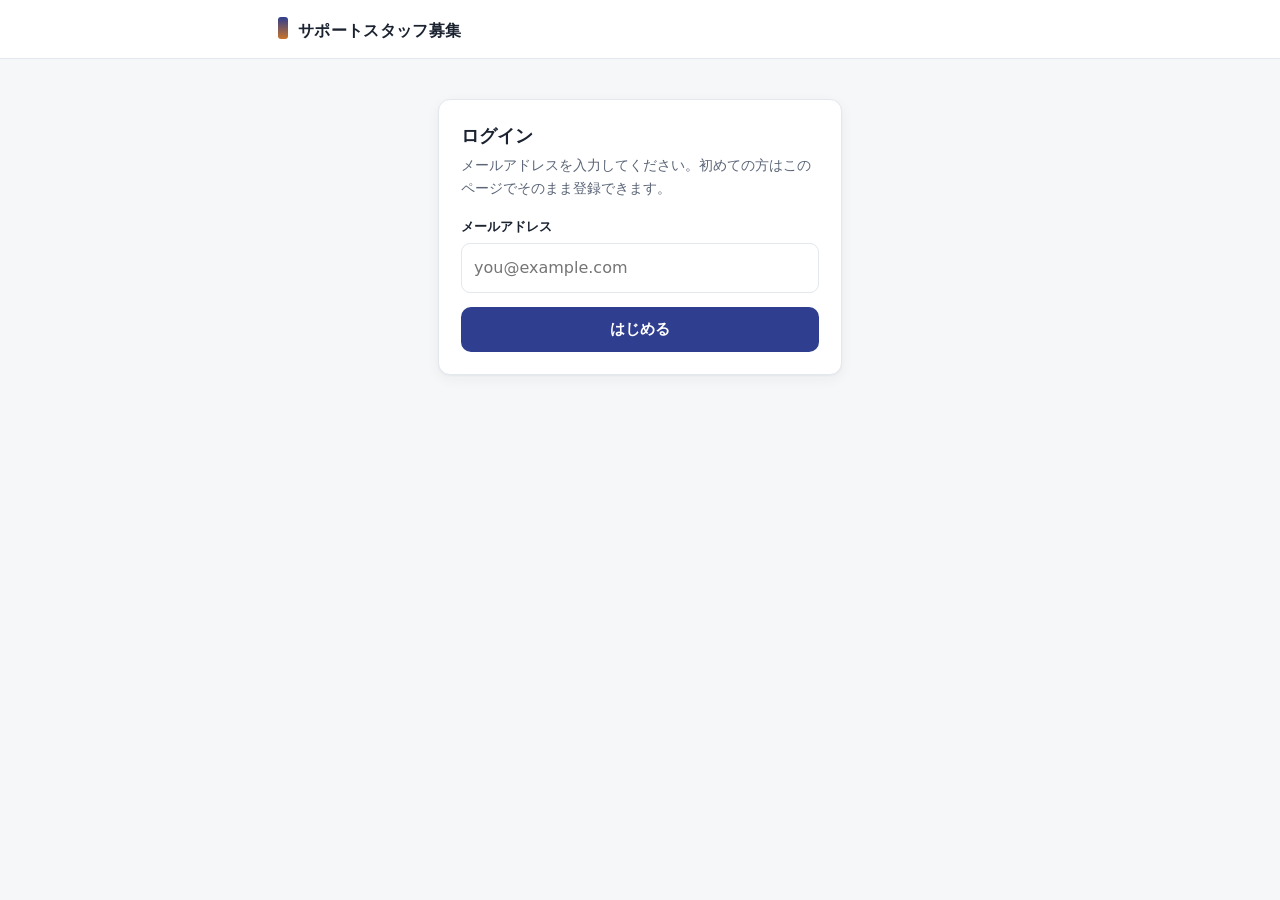
<file: index.html>
<!DOCTYPE html>
<html lang="ja">
<head>
  <meta charset="utf-8">
  <meta name="viewport" content="width=device-width, initial-scale=1">
  <title>ログイン｜サポートスタッフ募集</title>
  <link rel="stylesheet" href="styles.css">
</head>
<body>
  <header class="topbar">
    <div class="topbar-inner">
      <div class="brand"><span class="mark"></span>
        <h1>サポートスタッフ募集</h1>
      </div>
    </div>
  </header>

  <main class="wrap-narrow" style="padding-top:40px;">
    <div class="card">
      <h2>ログイン</h2>
      <p class="lead">メールアドレスを入力してください。初めての方はこのページでそのまま登録できます。</p>
      <div id="msg"></div>

      <label class="field">
        <span>メールアドレス</span>
        <input type="email" id="email" placeholder="you@example.com" autocomplete="email">
      </label>

      <!-- 初回のみ表示: 氏名入力 -->
      <div id="name-area" style="display:none;">
        <label class="field">
          <span>氏名（領収書に記載されます）</span>
          <input id="name" placeholder="山田 太郎" autocomplete="name">
        </label>
        <p class="note" style="margin-top:-6px;">初めてのご利用のため、氏名の登録をお願いします。これで登録は完了します。</p>
      </div>

      <button class="btn-primary btn-block" id="go">はじめる</button>
    </div>
  </main>

  <script src="config.js"></script>
  <script src="app.js"></script>
  <script>
    // 既にログイン済みならスキップ
    if (getSession().email) location.href = 'jobs.html';

    const btn = document.getElementById('go');
    const msg = document.getElementById('msg');
    let needName = false; // 未登録が判明したら true

    function showMsg(text, ok) {
      msg.innerHTML = text ? '<div class="msg ' + (ok ? 'msg-ok' : 'msg-err') + '">' + text + '</div>' : '';
    }

    function goNext(r) {
      setSession(r.user.email, r.session, r.user);
      location.href = r.user.isAdmin ? 'admin.html' : 'jobs.html';
    }

    btn.addEventListener('click', async () => {
      const email = document.getElementById('email').value.trim();
      showMsg('');
      if (!email || email.indexOf('@') < 0) {
        showMsg('メールアドレスを正しく入力してください。', false);
        return;
      }
      btn.disabled = true; btn.textContent = '確認中…';
      try {
        if (!needName) {
          // まずログインを試す
          const r = await api('login', { email });
          if (r.ok) { goNext(r); return; }
          if (r.error === 'not_registered') {
            // 初回: 氏名入力欄を出して登録に切り替え
            needName = true;
            document.getElementById('name-area').style.display = 'block';
            btn.textContent = '登録してはじめる';
            document.getElementById('name').focus();
            showMsg('初めてのご利用ですね。氏名を入力してください。', true);
            return;
          }
          showMsg('ログインに失敗しました（' + (r.error || '') + '）。', false);
        } else {
          // 登録
          const name = document.getElementById('name').value.trim();
          if (!name) { showMsg('氏名を入力してください。', false); return; }
          const r = await api('register', { email, name });
          if (r.ok) { goNext(r); return; }
          showMsg('登録に失敗しました（' + (r.error || '') + '）。', false);
        }
      } catch (e) {
        showMsg('通信エラーが発生しました。', false);
      } finally {
        btn.disabled = false;
        if (btn.textContent.indexOf('中') >= 0) btn.textContent = needName ? '登録してはじめる' : 'はじめる';
      }
    });
    document.getElementById('email').addEventListener('keydown', e => { if (e.key === 'Enter') btn.click(); });
  </script>
</body>
</html>
</file>
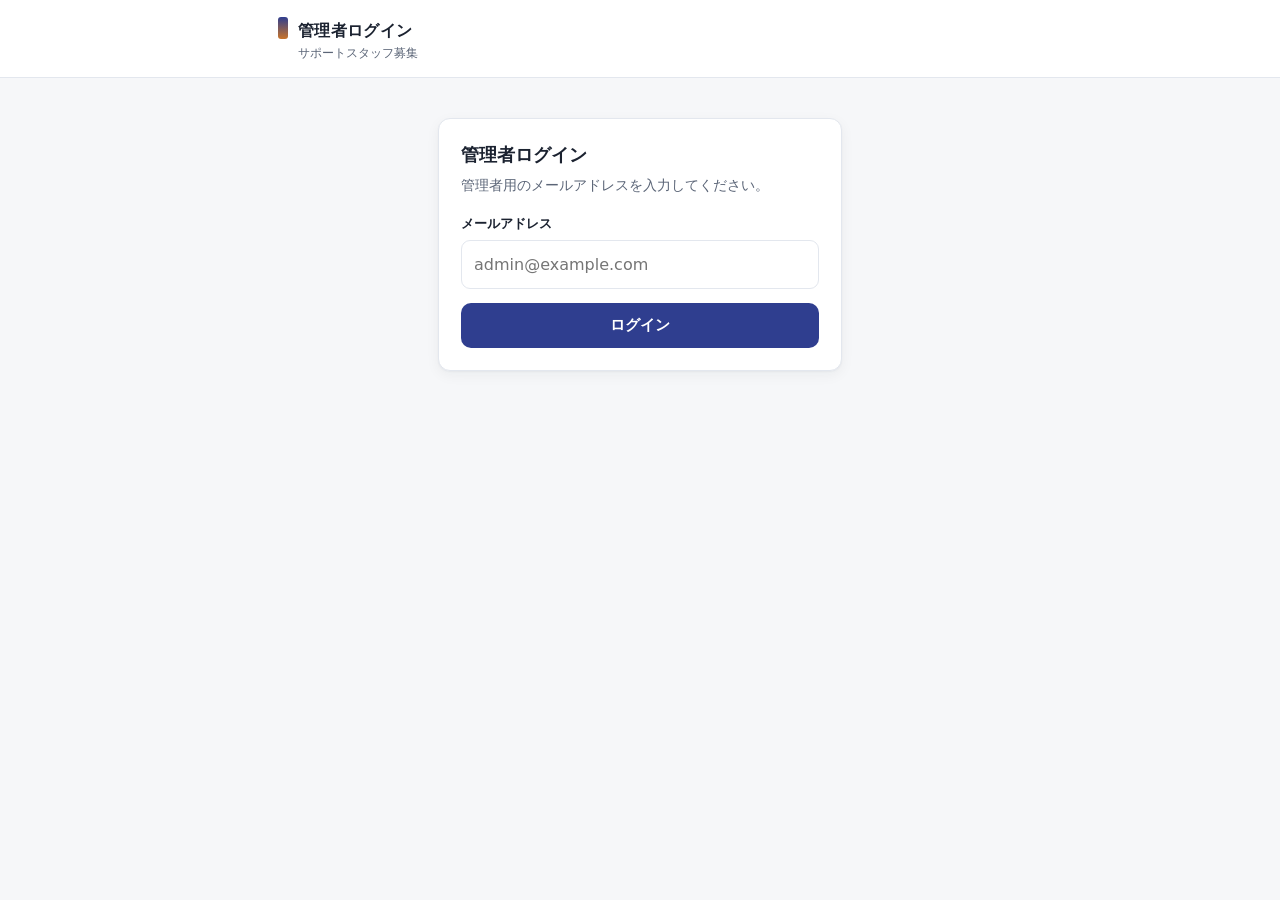
<file: admin-login.html>
<!DOCTYPE html>
<html lang="ja">
<head>
  <meta charset="utf-8">
  <meta name="viewport" content="width=device-width, initial-scale=1">
  <title>管理者ログイン｜CCスタッフ</title>
  <link rel="stylesheet" href="styles.css">
  <link rel="manifest" href="manifest-admin.json">
  <meta name="theme-color" content="#243072">
  <meta name="apple-mobile-web-app-capable" content="yes">
  <meta name="apple-mobile-web-app-status-bar-style" content="default">
  <meta name="apple-mobile-web-app-title" content="CC管理">
  <link rel="apple-touch-icon" href="icons/apple-touch-icon.png">
  <link rel="icon" type="image/png" sizes="32x32" href="icons/favicon-32.png">
</head>
<body>
  <header class="topbar">
    <div class="topbar-inner">
      <div class="brand"><span class="mark"></span>
        <div><h1>管理者ログイン</h1><div class="sub">サポートスタッフ募集</div></div>
      </div>
    </div>
  </header>

  <main class="wrap-narrow" style="padding-top:40px;">
    <div class="card">
      <h2>管理者ログイン</h2>
      <p class="lead">管理者用のメールアドレスを入力してください。</p>
      <div id="msg"></div>
      <label class="field">
        <span>メールアドレス</span>
        <input type="email" id="email" placeholder="admin@example.com" autocomplete="email">
      </label>
      <button class="btn-primary btn-block" id="go">ログイン</button>
    </div>
  </main>

  <script src="config.js"></script>
  <script src="app.js"></script>
  <script>
    // 既に管理者としてログイン済みならダッシュボードへ
    if (getSession().email && currentUser().isAdmin) location.href = 'admin.html';

    const btn = document.getElementById('go');
    const msg = document.getElementById('msg');
    function showMsg(t, ok) { msg.innerHTML = t ? '<div class="msg ' + (ok?'msg-ok':'msg-err') + '">' + t + '</div>' : ''; }

    btn.addEventListener('click', async () => {
      const email = document.getElementById('email').value.trim();
      showMsg('');
      if (!email || email.indexOf('@') < 0) { showMsg('メールアドレスを正しく入力してください。', false); return; }
      btn.disabled = true; btn.textContent = '確認中…';
      try {
        const r = await api('login', { email });
        if (r.ok) {
          if (!r.user.isAdmin) {
            showMsg('このアカウントには管理者権限がありません。', false);
            return;
          }
          setSession(r.user.email, r.session, r.user);
          location.href = 'admin.html';
        } else if (r.error === 'not_registered') {
          showMsg('このメールアドレスは登録されていません。管理者として登録されているか確認してください。', false);
        } else {
          showMsg('ログインに失敗しました（' + (r.error || '') + '）。', false);
        }
      } catch (e) {
        showMsg('通信エラーが発生しました。時間をおいて再度お試しください。', false);
      } finally {
        btn.disabled = false; btn.textContent = 'ログイン';
      }
    });
    document.getElementById('email').addEventListener('keydown', e => { if (e.key === 'Enter') btn.click(); });
  </script>
  <script>
    if ('serviceWorker' in navigator) {
      window.addEventListener('load', () => { navigator.serviceWorker.register('sw.js').catch(() => {}); });
    }
  </script>
</body>
</html>
</file>
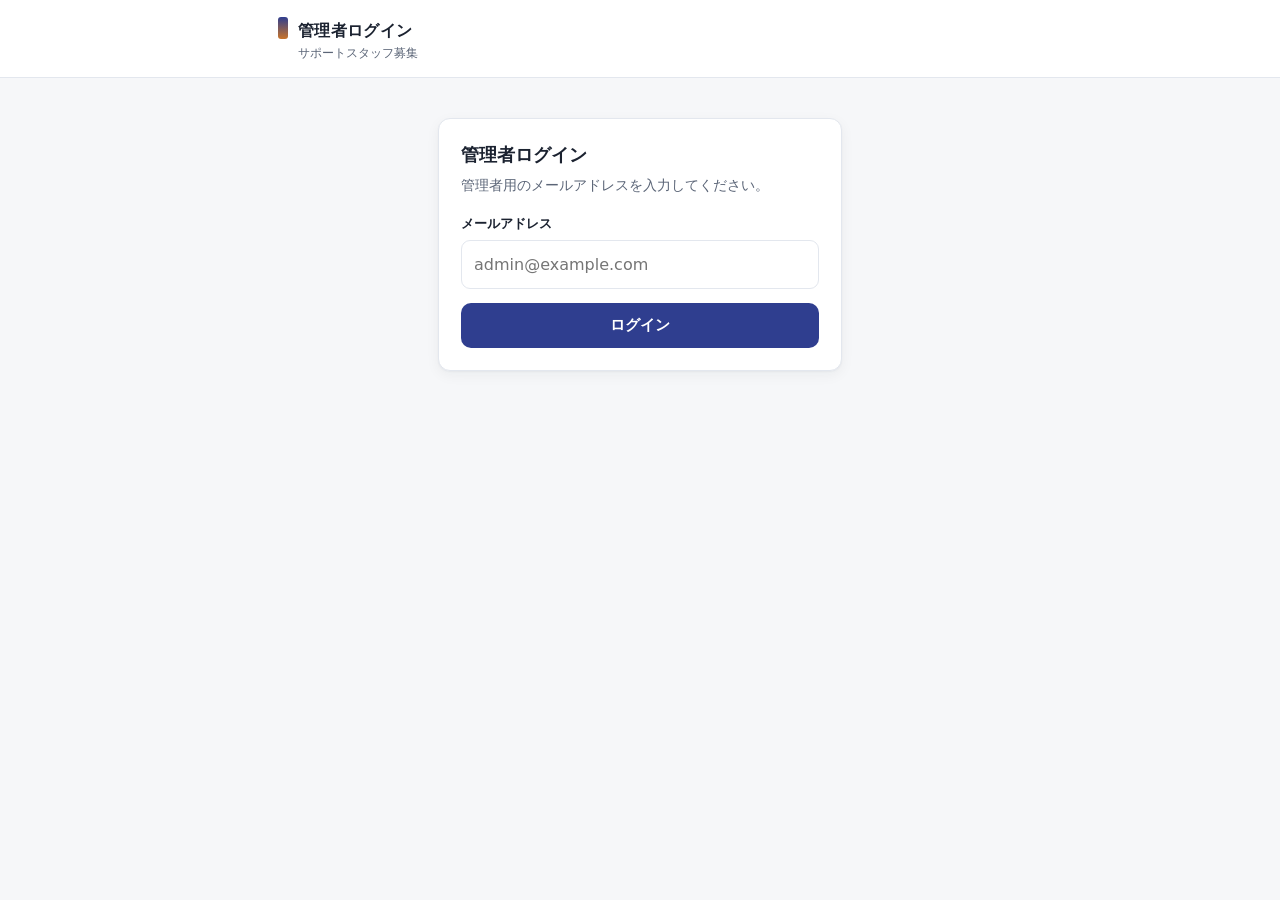
<file: admin.html>
<!DOCTYPE html>
<html lang="ja">
<head>
  <meta charset="utf-8">
  <meta name="viewport" content="width=device-width, initial-scale=1">
  <title>管理ダッシュボード</title>
  <link rel="stylesheet" href="styles.css">
  <link rel="manifest" href="manifest-admin.json">
  <meta name="theme-color" content="#243072">
  <meta name="apple-mobile-web-app-capable" content="yes">
  <meta name="apple-mobile-web-app-status-bar-style" content="default">
  <meta name="apple-mobile-web-app-title" content="CC管理">
  <link rel="apple-touch-icon" href="icons/apple-touch-icon.png">
  <link rel="icon" type="image/png" sizes="32x32" href="icons/favicon-32.png">
</head>
<body>
  <header class="topbar">
    <div class="topbar-inner">
      <div class="brand"><span class="mark"></span>
        <div><h1>管理ダッシュボード</h1><div class="sub">サポートスタッフ募集</div></div>
      </div>
      <div class="who"><span><b id="uname">―</b></span><button class="linklike" onclick="logout()">ログアウト</button></div>
    </div>
  </header>

  <main class="wrap">
    <nav class="tabs">
      <button class="tab active" id="tab-recruit" onclick="switchTab('recruit')">承認・領収書</button>
      <button class="tab" id="tab-setup" onclick="switchTab('setup')">大会・仕事の設定</button>
    </nav>
    <div id="msg"></div>

    <!-- ===== 承認・領収書 ===== -->
    <section id="view-recruit">
      <div class="summary" id="summary"></div>
      <div class="filter-row">
        <button class="filter-chip active" id="f-all" onclick="setFilter('all')">すべて</button>
        <button class="filter-chip" id="f-pending" onclick="setFilter('pending')">承認待ちのみ</button>
      </div>
      <div id="recruit-list"><div class="spinner">読み込み中…</div></div>
    </section>

    <!-- ===== 設定 ===== -->
    <section id="view-setup" style="display:none;">
      <button class="btn-primary" style="padding:10px 16px;border-radius:9px;margin-bottom:6px;" onclick="openEvent()">＋ 大会を追加</button>
      <div id="setup-list" style="margin-top:14px;"><div class="spinner">読み込み中…</div></div>
    </section>
  </main>

  <!-- 大会モーダル -->
  <div class="modal-bg" id="modal-event">
    <div class="modal">
      <h3 id="event-modal-title">大会を追加</h3>
      <input type="hidden" id="ev-id">
      <label class="field"><span>大会名</span><input id="ev-name" placeholder="インターハイ"></label>
      <label class="field"><span>会場</span><input id="ev-venue" placeholder="グリーンアリーナ"></label>
      <div class="row">
        <button class="btn-primary btn-block" onclick="saveEvent()">保存</button>
        <button class="mini btn-block" onclick="closeModal('modal-event')">キャンセル</button>
      </div>
    </div>
  </div>

  <!-- 仕事モーダル -->
  <div class="modal-bg" id="modal-job">
    <div class="modal">
      <h3 id="job-modal-title">仕事を追加</h3>
      <input type="hidden" id="job-id">
      <input type="hidden" id="job-event-id">
      <label class="field"><span>作業日</span><input type="date" id="job-date"></label>
      <label class="field"><span>時間（自由入力）</span><input id="job-time" placeholder="15:00-19:00 / 時間未定 など"></label>
      <label class="field"><span>仕事内容</span><input id="job-title" placeholder="機材搬入・設営 / 撤収作業 など"></label>
      <div class="row">
        <label class="field"><span>謝礼（円）</span><input type="number" id="job-fee" placeholder="5000"></label>
        <label class="field"><span>交通費</span>
          <select id="job-transport"><option value="true">込み</option><option value="false">別</option></select>
        </label>
      </div>
      <label class="field"><span>状態</span>
        <select id="job-status"><option value="open">募集中</option><option value="closed">締切</option></select>
      </label>
      <div class="row">
        <button class="btn-primary btn-block" onclick="saveJob()">保存</button>
        <button class="mini btn-block" onclick="closeModal('modal-job')">キャンセル</button>
      </div>
    </div>
  </div>

  <!-- 領収書プレビュー/補正モーダル -->
  <div class="modal-bg" id="modal-receipt">
    <div class="modal">
      <h3>領収書の発行</h3>
      <p class="note" style="margin-top:-8px;">内容を確認し、必要なら補正してから発行してください。</p>
      <input type="hidden" id="rc-app-id">
      <label class="field"><span>宛名（受領者氏名）</span><input id="rc-payee"></label>
      <label class="field"><span>住所</span><textarea id="rc-address" rows="2"></textarea></label>
      <div class="row">
        <label class="field"><span>金額（円）</span><input type="number" id="rc-amount"></label>
        <label class="field"><span>発行日</span><input type="date" id="rc-date"></label>
      </div>
      <label class="field"><span>但し書き（大会名）</span><input id="rc-event"></label>
      <label class="field"><span>内容</span><input id="rc-item"></label>
      <div class="row">
        <button class="btn-primary btn-block" id="rc-generate" onclick="generateReceipt()">PDFを発行</button>
        <button class="mini btn-block" onclick="closeModal('modal-receipt')">閉じる</button>
      </div>
      <div id="rc-result" style="margin-top:14px;"></div>
    </div>
  </div>

  <!-- 汎用 確認モーダル(誤操作防止) -->
  <div class="modal-bg" id="modal-confirm">
    <div class="modal">
      <h3 id="cf-title">確認</h3>
      <p id="cf-msg" style="font-size:15px;line-height:1.7;margin:0 0 20px;"></p>
      <div class="row">
        <button class="btn-primary btn-block" id="cf-ok">実行する</button>
        <button class="mini btn-block" onclick="closeModal('modal-confirm')">キャンセル</button>
      </div>
    </div>
  </div>

  <script src="config.js"></script>
  <script src="app.js"></script>
  <script>
    // 未ログイン or 管理者でない場合は管理者ログインへ(スタッフ画面には送らない)
    if (!getSession().email || !currentUser().isAdmin) { location.href = 'admin-login.html'; }
    document.getElementById('uname').textContent = currentUser().name || currentUser().email;

    let DATA = { events: [], jobs: [], applications: [] };
    let LOADED = false; // 一度読んだらキャッシュ。タブ切替では再取得しない

    function switchTab(t) {
      document.getElementById('tab-recruit').classList.toggle('active', t === 'recruit');
      document.getElementById('tab-setup').classList.toggle('active', t === 'setup');
      document.getElementById('view-recruit').style.display = t === 'recruit' ? 'block' : 'none';
      document.getElementById('view-setup').style.display = t === 'setup' ? 'block' : 'none';
      // キャッシュ済みなら再取得せず即描画。未取得のときだけ通信。
      if (t === 'recruit') { if (LOADED) { renderSummary(); renderRecruit(); } else loadRecruit(); }
      else { if (LOADED) renderSetup(); else loadSetup(); }
    }

    async function loadAll(force) {
      if (LOADED && !force) return true; // キャッシュ利用
      try {
        const r = await api('adminDashboard');
        if (r.ok) {
          DATA.events = r.events; DATA.jobs = r.jobs; DATA.applications = r.applications;
          LOADED = true;
          return true;
        }
        return false;
      } catch (e) {
        return false;
      }
    }

    function adminErrBox(retryFn) {
      return '<div class="msg msg-err">通信が不安定なようです。もう一度お試しください。</div>' +
        '<button class="btn-primary" style="padding:11px 20px;border-radius:9px;" onclick="' + retryFn + '">再読み込み</button>';
    }

    let FILTER = 'all'; // all | pending

    function setFilter(f) {
      FILTER = f;
      document.getElementById('f-all').classList.toggle('active', f === 'all');
      document.getElementById('f-pending').classList.toggle('active', f === 'pending');
      renderRecruit();
    }

    // ===== 承認・領収書ビュー =====
    async function loadRecruit() {
      const box = document.getElementById('recruit-list');
      box.innerHTML = '<div class="spinner">読み込み中…</div>';
      const ok = await loadAll();
      if (!ok) { box.innerHTML = adminErrBox('loadRecruit()'); return; }
      renderSummary();
      renderRecruit();
    }

    // 上部サマリー: 今やるべきことの件数を一目で
    function renderSummary() {
      const apps = DATA.applications;
      const pending = apps.filter(a => a.status === 'applied').length;
      const unpaid = apps.filter(a => a.status === 'assigned' && a.pay_state === 'none').length;
      const waiting = apps.filter(a => a.pay_state === 'paid').length;
      const received = apps.filter(a => a.pay_state === 'received').length;
      document.getElementById('summary').innerHTML =
        '<div class="sum-card warn"><div class="num">' + pending + '</div><div class="lbl">承認待ち</div></div>' +
        '<div class="sum-card info"><div class="num">' + unpaid + '</div><div class="lbl">支払前</div></div>' +
        '<div class="sum-card info"><div class="num">' + waiting + '</div><div class="lbl">受領待ち</div></div>' +
        '<div class="sum-card done"><div class="num">' + received + '</div><div class="lbl">受領済み</div></div>';
    }

    function renderRecruit() {
      const box = document.getElementById('recruit-list');
      const evById = {}; DATA.events.forEach(e => evById[e.event_id] = e);
      const jobsByEvent = {}; DATA.jobs.forEach(j => { (jobsByEvent[j.event_id] = jobsByEvent[j.event_id] || []).push(j); });
      Object.keys(jobsByEvent).forEach(k => jobsByEvent[k].sort((a, b) => dateVal(a.work_date) - dateVal(b.work_date)));
      const appsByJob = {}; DATA.applications.forEach(a => { (appsByJob[a.job_id] = appsByJob[a.job_id] || []).push(a); });

      if (!DATA.events.length) { box.innerHTML = '<div class="empty">大会が未登録です。「大会・仕事の設定」から追加してください。</div>'; return; }
      let html = '';
      DATA.events.forEach(ev => {
        let jobs = jobsByEvent[ev.event_id] || [];
        if (FILTER === 'pending') {
          jobs = jobs.filter(j => (appsByJob[j.job_id] || []).some(a => a.status === 'applied'));
          if (!jobs.length) return; // 承認待ちがない大会は非表示
        }
        const assignedApps = DATA.applications.filter(a => a.event_id === ev.event_id && a.status === 'assigned');
        const assignedCount = assignedApps.length;
        // 大会ごとの支払金額: 確定(依頼決定)者の謝礼合計と、うち受領済みの合計
        const totalPay = assignedApps.reduce((s, a) => s + (Number(a.fee) || 0), 0);
        const paidDone = assignedApps.filter(a => a.pay_state === 'received').reduce((s, a) => s + (Number(a.fee) || 0), 0);
        html += '<section class="event"><div class="event-head"><h2>' + esc(ev.name) + '</h2>' +
                (ev.venue ? '<span class="venue">@' + esc(ev.venue) + '</span>' : '') + '</div>';
        if (assignedCount > 0) {
          html += '<div class="pay-total">支払合計 <b>' + yen(totalPay) + '</b>' +
                  '<span class="pay-sub">（' + assignedCount + '名・受領済み ' + yen(paidDone) + '）</span>' +
                  '<button class="mini mini-pdf pay-img-btn" onclick="savePayImage(\'' + ev.event_id + '\')">📷 支払明細を画像で保存</button></div>';
        }
        if (FILTER === 'all' && assignedCount > 0) {
          html += '<button class="mini mini-pdf" style="margin:0 4px 10px;" onclick="bulkReceipts(\'' + ev.event_id + '\')">この大会の確定者全員の領収書を一括発行（' + assignedCount + '名）</button>';
        }
        jobs.forEach(j => {
          let apps = appsByJob[j.job_id] || [];
          if (FILTER === 'pending') apps = apps.filter(a => a.status === 'applied');
          const allApps = appsByJob[j.job_id] || [];
          const approved = allApps.filter(a => a.status === 'assigned').length;
          const waiting = allApps.filter(a => a.status === 'applied').length;
          const received = allApps.filter(a => a.pay_state === 'received').length;
          html += '<div class="job" style="display:block;"><div class="job-main">' +
            '<div class="job-date"><span class="' + dowClass(j.work_date) + '">' + esc(jpDate(j.work_date)) + '</span>' + (j.time_text ? '<span class="time">' + esc(j.time_text) + '</span>' : '') + '</div>' +
            '<div class="job-title">' + esc(j.title) + ' ・ <span class="fee">' + yen(j.fee) + '</span>' +
            ' <span class="badge badge-assigned">承認 ' + approved + '名</span>' +
            (waiting ? ' <span class="badge badge-applied">承認待ち ' + waiting + '名</span>' : '') +
            (received ? ' <span class="badge badge-received">受領済み ' + received + '名</span>' : '') + '</div>';
          if (!apps.length) {
            html += '<div class="note" style="margin-top:8px;">応募はまだありません。</div>';
          } else {
            html += '<div style="margin-top:10px;">';
            apps.forEach(a => { html += applicantRow(a); });
            html += '</div>';
          }
          html += '</div></div>';
        });
        html += '</section>';
      });
      box.innerHTML = html || '<div class="empty">承認待ちの応募はありません。</div>';
    }

    function applicantRow(a) {
      let badge;
      if (a.status === 'assigned') {
        if (a.pay_state === 'received') badge = '<span class="badge badge-received">受領確認済み</span>';
        else if (a.pay_state === 'paid') badge = '<span class="badge badge-paid">支払済み・受領待ち</span>';
        else badge = '<span class="badge badge-assigned">依頼決定・未払い</span>';
      } else if (a.status === 'applied') {
        badge = '<span class="badge badge-applied">承認待ち</span>';
      } else {
        badge = '<span class="badge" style="background:#f4eaea;color:#b4322a;">見送り</span>';
      }

      let acts = '';
      if (a.status === 'applied') {
        acts = '<button class="mini mini-approve" onclick="decide(\'' + a.app_id + '\',\'assigned\')">承認</button>' +
               '<button class="mini mini-reject" onclick="askReject(\'' + a.app_id + '\')">見送り</button>';
      } else if (a.status === 'assigned') {
        if (a.pay_state === 'received') {
          acts = (a.receipt_url ? '<a class="mini mini-pdf" style="text-decoration:none;" href="' + a.receipt_url + '" target="_blank">領収書</a>' : '');
        } else if (a.pay_state === 'paid') {
          acts = '<button class="mini" onclick="askUnpay(\'' + a.app_id + '\')">支払取消</button>' +
                 '<button class="mini mini-pdf" onclick="askManualReceipt(\'' + a.app_id + '\')">手動発行</button>';
        } else {
          acts = '<button class="mini mini-approve" onclick="askPay(\'' + a.app_id + '\')">支払済みにする</button>' +
                 '<button class="mini mini-pdf" onclick="askManualReceipt(\'' + a.app_id + '\')">手動発行</button>' +
                 '<button class="mini" onclick="askUndoAssign(\'' + a.app_id + '\')">取消</button>';
        }
      } else {
        acts = '<button class="mini" onclick="decide(\'' + a.app_id + '\',\'applied\')">戻す</button>';
      }
      return '<div class="applicant' + (a.status === 'applied' ? ' pending' : '') + '"><div>' +
        '<div class="name">' + esc(a.user_name || a.user_email) + ' ' + badge + '</div>' +
        (a.user_address
          ? '<div class="addr">' + esc(a.user_address) + ' <button class="linklike" style="font-size:12px;" onclick="setAddress(\'' + esc(a.user_email) + '\',\'' + escAttr(a.user_address) + '\')">変更</button></div>'
          : '<div class="addr" style="color:#b4322a;">住所未登録 <button class="linklike" style="font-size:12px;" onclick="setAddress(\'' + esc(a.user_email) + '\',\'\')">住所を設定</button></div>') +
        '</div><div class="acts">' + acts + '</div></div>';
    }

    // 住所を管理者が設定(LINE等で本人確認のうえ入力)
    // ローカルDATAを即時反映→再描画。通信は裏で。失敗時はロールバック用に前状態を返す。
    function findApp(appId) { return DATA.applications.find(a => a.app_id === appId); }
    function rerenderRecruit() { renderSummary(); renderRecruit(); }

    async function setAddress(email, current) {
      const address = prompt(email + ' さんの住所を入力してください（領収書に記載されます）', current || '');
      if (address === null) return; // キャンセル
      const addr = address.trim();
      // 楽観的更新: 同じメールの全応募の住所を即書き換え
      const before = DATA.applications.map(a => a.user_address);
      DATA.applications.forEach(a => { if (String(a.user_email).toLowerCase() === email.toLowerCase()) a.user_address = addr; });
      rerenderRecruit();
      const r = await api('adminSetUserAddress', { target_email: email, address: addr });
      if (!r.ok) {
        DATA.applications.forEach((a, i) => a.user_address = before[i]); // ロールバック
        rerenderRecruit();
        flash('住所の保存に失敗しました。', false);
      }
    }
    function escAttr(s){return String(s==null?'':s).replace(/\\/g,'\\\\').replace(/'/g,"\\'").replace(/"/g,'&quot;');}

    // --- 誤操作防止: 危険な操作は確認モーダルを挟む ---
    function nameOf(a) { return esc(a.user_name || a.user_email); }

    function askPay(appId) {
      const a = findApp(appId); if (!a) return;
      confirmAction('支払済みにする',
        '<b>' + nameOf(a) + '</b> さんに <b>' + yen(a.fee) + '</b> を支払いましたか？<br>支払済みにすると、本人の画面に受領確認ボタンが表示されます。',
        () => markPaid(appId, true));
    }
    function askUnpay(appId) {
      const a = findApp(appId); if (!a) return;
      confirmAction('支払済みを取り消す',
        '<b>' + nameOf(a) + '</b> さんの「支払済み」を取り消します。<br>本人の受領確認ボタンが消えます。よろしいですか？',
        () => markPaid(appId, false), true);
    }
    function askUndoAssign(appId) {
      const a = findApp(appId); if (!a) return;
      confirmAction('依頼決定を取り消す',
        '<b>' + nameOf(a) + '</b> さんの依頼決定を取り消し、「承認待ち」に戻します。よろしいですか？',
        () => decide(appId, 'applied'), true);
    }
    function askReject(appId) {
      const a = findApp(appId); if (!a) return;
      confirmAction('見送りにする',
        '<b>' + nameOf(a) + '</b> さんを今回は見送りにします。よろしいですか？',
        () => decide(appId, 'rejected'), true);
    }
    function askManualReceipt(appId) {
      const a = findApp(appId); if (!a) return;
      confirmAction('領収書を手動発行',
        '<b>' + nameOf(a) + '</b> さんの領収書を手動で発行します。<br>（通常はスタッフ本人が受領時に発行します。印刷して手書きサインをもらう場合に使います）',
        () => openReceipt(appId));
    }

    // 支払済みの記録/取消。スタッフ側に「謝礼を受け取りました」ボタンが出る
    async function markPaid(appId, paid) {
      const a = findApp(appId); if (!a) return;
      const before = a.pay_state;
      a.pay_state = paid ? 'paid' : 'none'; // 楽観的更新
      rerenderRecruit();
      const r = await api('adminMarkPaid', { app_id: appId, paid: paid });
      if (!r.ok) {
        a.pay_state = before; rerenderRecruit();
        flash(r.error === 'already_received' ? '受領確認済みのため取消できません。' : '処理に失敗しました。', false);
      }
    }

    async function decide(appId, decision) {
      const a = findApp(appId); if (!a) return;
      const before = a.status, beforePay = a.pay_state;
      a.status = decision;                       // 楽観的更新
      if (decision !== 'assigned') a.pay_state = 'none';
      rerenderRecruit();
      const r = await api('adminDecide', { app_id: appId, decision });
      if (!r.ok) {
        a.status = before; a.pay_state = beforePay; rerenderRecruit();
        flash('処理に失敗しました。', false);
      }
    }

    // ===== 領収書 =====
    function openReceipt(appId) {
      const a = DATA.applications.find(x => x.app_id === appId);
      if (!a) return;
      document.getElementById('rc-app-id').value = appId;
      document.getElementById('rc-payee').value = a.user_name || '';
      document.getElementById('rc-address').value = a.user_address || '';
      document.getElementById('rc-amount').value = a.fee || 0;
      document.getElementById('rc-date').value = a.work_date || '';
      document.getElementById('rc-event').value = a.event_name || '';
      document.getElementById('rc-item').value = a.title || '';
      document.getElementById('rc-result').innerHTML = '';
      openModal('modal-receipt');
    }

    async function generateReceipt() {
      const btn = document.getElementById('rc-generate');
      btn.disabled = true; btn.textContent = '発行中…';
      const params = {
        app_id: document.getElementById('rc-app-id').value,
        payee_name: document.getElementById('rc-payee').value,
        payee_address: document.getElementById('rc-address').value,
        amount: document.getElementById('rc-amount').value,
        issue_date: document.getElementById('rc-date').value,
        event_name: document.getElementById('rc-event').value,
        item_text: document.getElementById('rc-item').value,
      };
      try {
        const r = await api('adminGenerateReceipt', params);
        if (r.ok) {
          document.getElementById('rc-result').innerHTML =
            '<div class="msg msg-ok">領収書 No.' + r.receipt_no + ' を発行しました。</div>' +
            '<a class="btn-primary btn-block" style="display:block;text-align:center;text-decoration:none;" href="' + r.pdf_url + '" target="_blank">PDFを開く</a>';
        } else {
          document.getElementById('rc-result').innerHTML = '<div class="msg msg-err">発行に失敗しました（' + (r.error||'') + '）。</div>';
        }
      } catch (e) {
        document.getElementById('rc-result').innerHTML = '<div class="msg msg-err">通信エラーが発生しました。</div>';
      } finally {
        btn.disabled = false; btn.textContent = 'PDFを発行';
      }
    }

    /**
     * 大会の支払明細を画像(PNG)として生成し保存する。
     * 参加者・仕事内容・金額の内訳と合計を表にして描画。外部ライブラリ不使用。
     */
    function savePayImage(eventId) {
      const ev = DATA.events.find(e => e.event_id === eventId);
      if (!ev) return;
      const jobsById = {}; DATA.jobs.forEach(j => jobsById[j.job_id] = j);
      // 確定者のみ。日付順→氏名順で並べる
      const rows = DATA.applications
        .filter(a => a.event_id === eventId && a.status === 'assigned')
        .map(a => {
          const j = jobsById[a.job_id] || {};
          return {
            date: j.work_date || a.work_date || '',
            title: a.title || j.title || '',
            name: a.user_name || a.user_email || '',
            fee: Number(a.fee) || 0,
            received: a.pay_state === 'received',
            paid: a.pay_state === 'paid' || a.pay_state === 'received'
          };
        })
        .sort((x, y) => (dateVal(x.date) - dateVal(y.date)) || x.name.localeCompare(y.name, 'ja'));

      if (!rows.length) { flash('確定者がいません。', false); return; }

      const total = rows.reduce((s, r) => s + r.fee, 0);
      const receivedTotal = rows.filter(r => r.received).reduce((s, r) => s + r.fee, 0);

      // --- レイアウト定義(高解像度で描画してから縮小表示) ---
      const S = 2;                       // 解像度倍率(Retina/印刷向け)
      const W = 720;                     // 論理幅
      const padX = 28;
      const headerH = 96;                // タイトル+会場
      const colHeadH = 34;
      const rowH = 40;
      const totalH = 66;
      const footH = 34;
      const H = headerH + colHeadH + rowH * rows.length + totalH + footH + 24;

      const cv = document.createElement('canvas');
      cv.width = W * S; cv.height = H * S;
      const g = cv.getContext('2d');
      g.scale(S, S);
      const FONT = '"Hiragino Kaku Gothic ProN","Hiragino Sans","Noto Sans JP","Yu Gothic",Meiryo,sans-serif';

      // 背景
      g.fillStyle = '#ffffff'; g.fillRect(0, 0, W, H);

      // ヘッダー
      let y = 34;
      g.fillStyle = '#1b2230';
      g.font = '700 22px ' + FONT;
      g.textAlign = 'left';
      g.fillText(ev.name + '　支払明細', padX, y);
      y += 24;
      g.fillStyle = '#5b6577';
      g.font = '13px ' + FONT;
      const sub = (ev.venue ? '会場: ' + ev.venue + '　／　' : '') + '作成日: ' + fmtToday();
      g.fillText(sub, padX, y);

      // 列位置
      const cDate = padX;            // 日付
      const cTitle = padX + 96;      // 仕事内容
      const cName = padX + 300;      // 氏名
      const cStat = padX + 452;      // 状態
      const cFee = W - padX;         // 金額(右寄せ)

      // 列見出し
      y = headerH;
      g.fillStyle = '#eef1fb';
      g.fillRect(padX - 8, y - 22, W - padX * 2 + 16, colHeadH - 4);
      g.fillStyle = '#243072';
      g.font = '700 13px ' + FONT;
      g.textAlign = 'left';
      g.fillText('日付', cDate, y);
      g.fillText('仕事内容', cTitle, y);
      g.fillText('氏名', cName, y);
      g.fillText('状態', cStat, y);
      g.textAlign = 'right';
      g.fillText('金額', cFee, y);

      // 明細行
      y = headerH + colHeadH;
      g.font = '14px ' + FONT;
      rows.forEach((r, i) => {
        const top = y - 20;
        if (i % 2 === 1) { // ゼブラ
          g.fillStyle = '#f8f9fb';
          g.fillRect(padX - 8, top, W - padX * 2 + 16, rowH);
        }
        g.fillStyle = '#1b2230';
        g.textAlign = 'left';
        g.font = '14px ' + FONT;
        g.fillText(jpDate(r.date) || '―', cDate, y + 6);
        g.fillText(clip(g, r.title, cName - cTitle - 12), cTitle, y + 6);
        g.font = '700 14px ' + FONT;
        g.fillText(clip(g, r.name, cStat - cName - 12), cName, y + 6);

        // 状態バッジ
        g.font = '11px ' + FONT;
        if (r.received) { g.fillStyle = '#2f7d51'; g.fillText('受領済み', cStat, y + 6); }
        else if (r.paid) { g.fillStyle = '#2f3e8f'; g.fillText('支払済み', cStat, y + 6); }
        else { g.fillStyle = '#9aa3b2'; g.fillText('未払い', cStat, y + 6); }

        g.fillStyle = '#1b2230';
        g.font = '700 15px ' + FONT;
        g.textAlign = 'right';
        g.fillText(yen(r.fee), cFee, y + 6);

        // 区切り線
        g.strokeStyle = '#e3e7ee'; g.lineWidth = 1;
        g.beginPath(); g.moveTo(padX - 8, top + rowH - 0.5); g.lineTo(W - padX + 8, top + rowH - 0.5); g.stroke();
        y += rowH;
      });

      // 合計
      const tTop = y - 20 + 6;
      g.fillStyle = '#eef1fb';
      g.fillRect(padX - 8, tTop, W - padX * 2 + 16, totalH - 12);
      g.fillStyle = '#243072';
      g.font = '700 16px ' + FONT;
      g.textAlign = 'left';
      g.fillText('合計（' + rows.length + '名）', cDate, tTop + 32);
      g.font = '700 24px ' + FONT;
      g.textAlign = 'right';
      g.fillText(yen(total), cFee, tTop + 34);

      // 補足(受領済み額)
      y = tTop + totalH + 4;
      g.fillStyle = '#5b6577';
      g.font = '12px ' + FONT;
      g.textAlign = 'left';
      g.fillText('うち受領済み: ' + yen(receivedTotal) + '　／　未受領: ' + yen(total - receivedTotal), cDate, y + 8);

      // 保存(ダウンロード)
      const fname = ev.name.replace(/[\\/:*?"<>|]/g, '_') + '_支払明細_' + fmtTodayFile() + '.png';
      cv.toBlob(blob => {
        if (!blob) { flash('画像の生成に失敗しました。', false); return; }
        const url = URL.createObjectURL(blob);
        const a = document.createElement('a');
        a.href = url; a.download = fname;
        document.body.appendChild(a); a.click(); document.body.removeChild(a);
        setTimeout(() => URL.revokeObjectURL(url), 1000);
        flash('支払明細を画像で保存しました。', true);
      }, 'image/png');
    }

    // 長い文字列を列幅に収める(はみ出しを防ぐ)
    function clip(g, text, maxW) {
      text = String(text || '');
      if (g.measureText(text).width <= maxW) return text;
      let s = text;
      while (s.length > 1 && g.measureText(s + '…').width > maxW) s = s.slice(0, -1);
      return s + '…';
    }
    function fmtToday() {
      const d = new Date();
      return d.getFullYear() + '年' + (d.getMonth() + 1) + '月' + d.getDate() + '日';
    }
    function fmtTodayFile() {
      const d = new Date(), p = n => String(n).padStart(2, '0');
      return d.getFullYear() + p(d.getMonth() + 1) + p(d.getDate());
    }

    async function bulkReceipts(eventId) {
      if (!confirm('この大会の確定者全員分の領収書を発行します。よろしいですか？')) return;
      flash('一括発行中です…', true);
      try {
        const r = await api('adminGenerateReceiptsBulk', { event_id: eventId });
        if (r.ok) {
          let links = r.receipts.map(x => '<a href="' + x.pdf_url + '" target="_blank">' + esc(x.payee_name||('No.'+x.receipt_no)) + '</a>').join(' ／ ');
          flash(r.count + '名分の領収書を発行しました： ' + links, true, true);
        } else flash('一括発行に失敗しました。', false);
      } catch (e) { flash('通信エラーが発生しました。', false); }
    }

    // ===== 設定ビュー =====
    async function loadSetup() {
      const box = document.getElementById('setup-list');
      box.innerHTML = '<div class="spinner">読み込み中…</div>';
      const ok = await loadAll();
      if (!ok) { box.innerHTML = adminErrBox('loadSetup()'); return; }
      renderSetup();
    }

    function renderSetup() {
      const box = document.getElementById('setup-list');
      const jobsByEvent = {}; DATA.jobs.forEach(j => { (jobsByEvent[j.event_id] = jobsByEvent[j.event_id] || []).push(j); });
      Object.keys(jobsByEvent).forEach(k => jobsByEvent[k].sort((a, b) => dateVal(a.work_date) - dateVal(b.work_date)));
      if (!DATA.events.length) { box.innerHTML = '<div class="empty">まだ大会がありません。上のボタンから追加してください。</div>'; return; }
      let html = '';
      DATA.events.forEach(ev => {
        html += '<section class="event"><div class="event-head"><h2>' + esc(ev.name) + '</h2>' +
                (ev.venue ? '<span class="venue">@' + esc(ev.venue) + '</span>' : '') +
                '<button class="linklike" style="margin-left:8px;" onclick="openEvent(\'' + ev.event_id + '\')">編集</button></div>';
        (jobsByEvent[ev.event_id] || []).forEach(j => {
          html += '<div class="job"><div class="job-main">' +
            '<div class="job-date">' + esc(jpDate(j.work_date)) + (j.time_text ? '<span class="time">' + esc(j.time_text) + '</span>' : '') + '</div>' +
            '<div class="job-title">' + esc(j.title) + ' ・ <span class="fee">' + yen(j.fee) + '</span>' +
            (j.transport_included ? ' <span class="chip">交通費込み</span>' : '') +
            (j.status === 'closed' ? ' <span class="note">【募集締切】</span>' : '') + '</div>' +
            '</div><div class="action"><button class="mini" onclick=\'editJob(' + JSON.stringify(j).replace(/'/g,"&#39;") + ')\'>編集</button></div></div>';
        });
        html += '<button class="mini mini-pdf" style="margin-top:4px;" onclick="openJob(\'' + ev.event_id + '\')">＋ 仕事を追加</button></section>';
      });
      box.innerHTML = html;
    }

    // 大会モーダル
    function openEvent(id) {
      document.getElementById('ev-id').value = id || '';
      const ev = id ? DATA.events.find(e => e.event_id === id) : null;
      document.getElementById('event-modal-title').textContent = id ? '大会を編集' : '大会を追加';
      document.getElementById('ev-name').value = ev ? ev.name : '';
      document.getElementById('ev-venue').value = ev ? ev.venue : '';
      openModal('modal-event');
    }
    async function saveEvent() {
      const params = { event_id: document.getElementById('ev-id').value, name: document.getElementById('ev-name').value, venue: document.getElementById('ev-venue').value };
      const r = await api('adminSaveEvent', params);
      if (r.ok) { closeModal('modal-event'); await loadAll(true); renderSetup(); } else flash('保存に失敗しました。', false);
    }

    // 仕事モーダル
    function openJob(eventId) {
      document.getElementById('job-id').value = '';
      document.getElementById('job-event-id').value = eventId;
      document.getElementById('job-modal-title').textContent = '仕事を追加';
      ['job-date','job-time','job-title','job-fee'].forEach(id => document.getElementById(id).value = '');
      document.getElementById('job-transport').value = 'true';
      document.getElementById('job-status').value = 'open';
      openModal('modal-job');
    }
    function editJob(j) {
      document.getElementById('job-id').value = j.job_id;
      document.getElementById('job-event-id').value = j.event_id;
      document.getElementById('job-modal-title').textContent = '仕事を編集';
      document.getElementById('job-date').value = j.work_date || '';
      document.getElementById('job-time').value = j.time_text || '';
      document.getElementById('job-title').value = j.title || '';
      document.getElementById('job-fee').value = j.fee || '';
      document.getElementById('job-transport').value = j.transport_included ? 'true' : 'false';
      document.getElementById('job-status').value = j.status || 'open';
      openModal('modal-job');
    }
    async function saveJob() {
      const params = {
        job_id: document.getElementById('job-id').value,
        event_id: document.getElementById('job-event-id').value,
        work_date: document.getElementById('job-date').value,
        time_text: document.getElementById('job-time').value,
        title: document.getElementById('job-title').value,
        fee: document.getElementById('job-fee').value || 0,
        transport_included: document.getElementById('job-transport').value === 'true',
        status: document.getElementById('job-status').value,
      };
      const r = await api('adminSaveJob', params);
      if (r.ok) { closeModal('modal-job'); await loadAll(true); renderSetup(); } else flash('保存に失敗しました。', false);
    }

    // ユーティリティ
    function openModal(id){ document.getElementById(id).classList.add('show'); }
    function closeModal(id){ document.getElementById(id).classList.remove('show'); }

    // 誤操作防止の確認ダイアログ。onYesは「実行する」を押したときだけ呼ばれる。
    // danger=true で実行ボタンを赤系にする。
    function confirmAction(title, message, onYes, danger) {
      document.getElementById('cf-title').textContent = title;
      document.getElementById('cf-msg').innerHTML = message;
      const ok = document.getElementById('cf-ok');
      ok.className = danger ? 'btn-block mini-reject' : 'btn-primary btn-block';
      ok.style.cssText = danger
        ? 'background:#b4322a;color:#fff;border:none;border-radius:10px;font-weight:700;cursor:pointer;padding:13px;'
        : '';
      const fresh = ok.cloneNode(true); // 前回のリスナーを消す
      ok.parentNode.replaceChild(fresh, ok);
      fresh.addEventListener('click', () => { closeModal('modal-confirm'); onYes(); });
      openModal('modal-confirm');
    }
    function flash(text, ok, keep){
      const m = document.getElementById('msg');
      m.innerHTML = '<div class="msg ' + (ok?'msg-ok':'msg-err') + '">' + text + '</div>';
      window.scrollTo(0,0);
      if (ok && !keep) setTimeout(()=>{ m.innerHTML=''; }, 3000);
    }
    function esc(s){return String(s==null?'':s).replace(/&/g,'&amp;').replace(/</g,'&lt;').replace(/>/g,'&gt;');}

    loadRecruit();
  </script>
  <script>
    // PWA: Service Worker 登録
    if ('serviceWorker' in navigator) {
      window.addEventListener('load', () => {
        navigator.serviceWorker.register('sw.js').catch(() => {});
      });
    }
  </script>
</body>
</html>
</file>
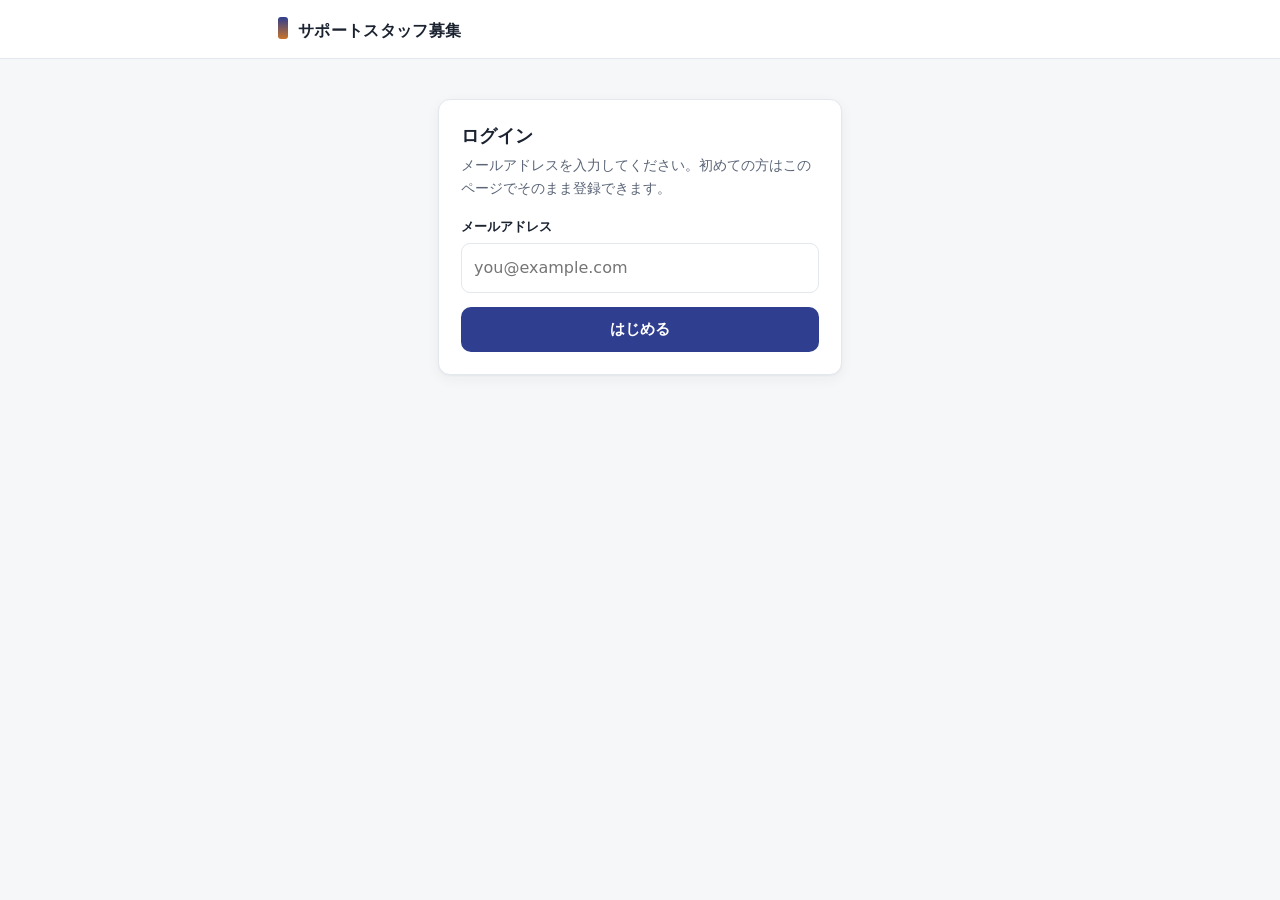
<file: jobs.html>
<!DOCTYPE html>
<html lang="ja">
<head>
  <meta charset="utf-8">
  <meta name="viewport" content="width=device-width, initial-scale=1">
  <title>サポートスタッフ募集</title>
  <link rel="stylesheet" href="styles.css">
  <link rel="manifest" href="manifest.json">
  <meta name="theme-color" content="#2f3e8f">
  <meta name="apple-mobile-web-app-capable" content="yes">
  <meta name="apple-mobile-web-app-status-bar-style" content="default">
  <meta name="apple-mobile-web-app-title" content="CCスタッフ">
  <link rel="apple-touch-icon" href="icons/apple-touch-icon.png">
  <link rel="icon" type="image/png" sizes="32x32" href="icons/favicon-32.png">
</head>
<body>
  <header class="topbar">
    <div class="topbar-inner">
      <div class="brand"><span class="mark"></span>
        <div><h1>サポートスタッフ募集</h1></div>
      </div>
      <div class="who">
        <span><b id="uname">―</b> さん</span>
        <button class="linklike" onclick="location.href='profile.html'">プロフィール</button>
        <button class="linklike" onclick="logout()">ログアウト</button>
      </div>
    </div>
  </header>

  <main class="wrap">
    <nav class="tabs">
      <button class="tab active" id="tab-open" onclick="switchTab('open')">募集中</button>
      <button class="tab" id="tab-mine" onclick="switchTab('mine')">参加予定<span id="mine-badge"></span></button>
    </nav>
    <a class="calendar-link" href="https://craftcode-gym.github.io/craftcodecalendar/" target="_blank" rel="noopener">
      <span class="cal-icon">📅</span>
      <span>大会スケジュールカレンダーを見る</span>
      <span class="cal-arrow">›</span>
    </a>
    <div id="msg"></div>
    <div id="list"><div class="spinner">読み込み中…</div></div>
  </main>

  <script src="config.js"></script>
  <script src="app.js"></script>
  <script>
    if (!requireLogin()) {}
    document.getElementById('uname').textContent = currentUser().name || currentUser().email || '―';
    let currentTab = 'open';
    const CACHE = { open: null, mine: null }; // タブごとに取得結果を保持

    function switchTab(t) {
      currentTab = t;
      document.getElementById('tab-open').classList.toggle('active', t === 'open');
      document.getElementById('tab-mine').classList.toggle('active', t === 'mine');
      if (CACHE[t]) { applyData(CACHE[t]); } else { load(); } // キャッシュ即描画/なければ取得
    }

    function applyData(r) {
      (r.events || []).forEach(ev => ev.jobs.sort((a, b) => dateVal(a.work_date) - dateVal(b.work_date)));
      if (r.my_assigned_count !== undefined) setBadge(r.my_assigned_count);
      if (currentTab === 'mine') {
        const total = (r.events || []).reduce((n, ev) => n + ev.jobs.length, 0);
        setBadge(total);
      }
      render(r.events);
    }

    async function load(silent) {
      const list = document.getElementById('list');
      if (!silent) list.innerHTML = '<div class="spinner">読み込み中…</div>';
      try {
        const r = await api(currentTab === 'open' ? 'listJobs' : 'listMyJobs');
        if (!r.ok) { if (!silent) list.innerHTML = errBox('読み込みに失敗しました。'); return; }
        CACHE[currentTab] = r; // キャッシュ更新
        applyData(r);
      } catch (e) {
        if (!silent) list.innerHTML = errBox('通信が不安定なようです。もう一度お試しください。');
      }
    }

    function errBox(text) {
      return '<div class="msg msg-err">' + esc(text) + '</div>' +
        '<button class="btn-primary btn-block" style="max-width:200px;margin:10px auto;display:block;" onclick="load()">再読み込み</button>';
    }

    function setBadge(n) {
      document.getElementById('mine-badge').innerHTML =
        n > 0 ? '<span class="tab-badge">' + n + '</span>' : '';
    }

    function render(events) {
      const list = document.getElementById('list');
      if (!events || events.length === 0) {
        list.innerHTML = currentTab === 'open'
          ? '<div class="empty">いま募集中の仕事はありません。<br>新しい募集が出るとここに表示されます。</div>'
          : '<div class="empty">参加予定の仕事はまだありません。<br>「募集中」タブから気になる仕事に応募してみてください。</div>';
        return;
      }

      if (currentTab === 'mine') {
        // 全仕事を日付順の1本のリストにし、これから/終了で分ける
        const all = [];
        events.forEach(ev => ev.jobs.forEach(j => { j._ev = ev; all.push(j); }));
        all.sort((a, b) => dateVal(a.work_date) - dateVal(b.work_date));
        const t0 = todayStart();
        const future = all.filter(j => dateVal(j.work_date) >= t0);
        const past = all.filter(j => dateVal(j.work_date) < t0);

        let html = '';
        future.forEach((j, i) => {
          html += '<div style="margin:0 4px 4px;font-size:13px;color:var(--ink-soft);">' +
                  esc(j._ev.event_name) + (j._ev.venue ? ' @' + esc(j._ev.venue) : '') + '</div>' +
                  jobCard(j, i === 0); // 直近の1件を「次の予定」として強調
        });
        if (past.length) {
          html += '<div class="divider">終了した仕事</div>';
          past.reverse().forEach(j => { // 新しい順
            html += '<div style="margin:0 4px 4px;font-size:13px;color:var(--ink-soft);">' +
                    esc(j._ev.event_name) + (j._ev.venue ? ' @' + esc(j._ev.venue) : '') + '</div>' +
                    jobCard(j, false, true);
          });
        }
        list.innerHTML = html || '<div class="empty">参加予定の仕事はまだありません。</div>';
        return;
      }

      let html = '';
      events.forEach(ev => {
        if (!ev.jobs.length) return;
        html += '<section class="event"><div class="event-head"><h2>' + esc(ev.event_name) + '</h2>' +
                (ev.venue ? '<span class="venue">@' + esc(ev.venue) + '</span>' : '') + '</div>';
        ev.jobs.forEach(j => { html += jobCard(j); });
        html += '</section>';
      });
      list.innerHTML = html;
    }

    function jobCard(j, isNext, isPast) {
      const meta = [];
      meta.push('<span class="fee">' + yen(j.fee) + '</span>');
      if (j.transport_included) meta.push('<span class="chip">交通費込み</span>');
      // 現在の承認数バッジ（募集中タブのみ）。気軽に応募できるよう状況を可視化
      if (currentTab === 'open') {
        meta.push(j.confirmed > 0
          ? '<span class="chip chip-count">' + j.confirmed + '名 参加予定</span>'
          : '<span class="chip chip-zero">まだ参加者なし</span>');
      }

      let action = '';
      if (currentTab === 'mine') {
        // 参加予定タブ: 謝礼の受領フロー
        if (j.pay_state === 'received') {
          action = '<span class="state-label state-received">受領済み</span>' +
            (j.receipt_url ? '<a class="receipt-link" href="' + j.receipt_url + '" target="_blank">領収書を見る</a>' : '');
        } else if (j.pay_state === 'paid') {
          action = '<button class="btn btn-receive" onclick="receive(\'' + j.app_id + '\')">謝礼を受け取りました</button>';
        } else {
          action = '<span class="state-label state-assigned">依頼決定</span>';
        }
      } else if (j.state === 'assigned') {
        action = '<span class="state-label state-assigned">依頼決定</span>';
      } else if (j.state === 'applied') {
        action = '<button class="btn btn-ghost" onclick="cancel(\'' + j.job_id + '\')">承認待ち<br><span style="font-weight:500;font-size:11px;">タップで取消</span></button>';
      } else if (j.state === 'rejected') {
        action = '<span class="state-label state-rejected">今回は見送り</span>';
      } else {
        action = '<button class="btn btn-apply" onclick="apply(\'' + j.job_id + '\')">参加する</button>';
      }

      const cls = 'job' + (isNext ? ' job-next' : '') + (isPast ? ' job-past' : '');
      return '<div class="' + cls + '"><div class="job-main">' +
        '<div class="job-date">' + (isNext ? '<span class="next-chip">次の予定</span>' : '') +
        '<span class="' + dowClass(j.work_date) + '">' + esc(jpDate(j.work_date)) + '</span>' +
        (j.time_text ? '<span class="time">' + esc(j.time_text) + '</span>' : '') + '</div>' +
        '<div class="job-title">' + esc(j.title) + '</div>' +
        '<div class="job-meta">' + meta.join('') + '</div>' +
        '</div><div class="action">' + action + '</div></div>';
    }

    // 謝礼の受領確認 → 領収書自動発行(PDF生成は時間がかかるので完了を待つ)
    async function receive(appId) {
      if (!confirm('謝礼を受け取りましたか？\n領収書が自動発行されます。')) return;
      flash('領収書を発行しています…', true);
      try {
        const r = await api('confirmReceipt', { app_id: appId });
        if (r.ok) {
          flash('受領を記録しました。領収書が発行されました。', true);
          CACHE.mine = null; load(); // 最新状態(受領済み+領収書リンク)を取得
        } else if (r.error === 'profile_incomplete') {
          flash('先にプロフィールで氏名を登録してください。', false);
          setTimeout(() => location.href = 'profile.html', 1500);
        } else if (r.error === 'not_paid_yet') {
          flash('管理者側の支払い処理がまだのようです。担当者にご確認ください。', false);
        } else {
          flash('処理に失敗しました。', false);
        }
      } catch (e) { flash('通信エラーが発生しました。', false); }
    }

    // 募集中キャッシュ内の該当ジョブを探す
    function findOpenJob(jobId) {
      const c = CACHE.open; if (!c) return null;
      for (const ev of c.events) { const j = ev.jobs.find(x => x.job_id === jobId); if (j) return j; }
      return null;
    }
    function invalidateMine() { CACHE.mine = null; } // 参加予定は変わるので次回再取得

    async function apply(jobId) {
      flash('');
      const j = findOpenJob(jobId);
      // 任意の希望メモ(空欄可)。キャンセルなら応募自体を中止。
      const memo = prompt('参加希望を送ります。\n伝えたいことがあれば入力してください（任意・空欄でOK）。\n例: 午前のみ可、車で行けます など', '');
      if (memo === null) return; // キャンセル
      const before = j ? j.state : null;
      if (j) { j.state = 'applied'; applyData(CACHE.open); } // 楽観的に「承認待ち」へ
      invalidateMine();
      try {
        const r = await api('apply', { job_id: jobId, memo: (memo || '').trim() });
        if (r.ok) {
          flash('参加希望を記録しました。LINEの送信ボタンで運営に送ってください。', true);
          if (j) openLineShare(j, (memo || '').trim()); // LINEアプリを開いて下書き送信
        } else {
          if (j) { j.state = before; applyData(CACHE.open); }
          flash('応募に失敗しました。', false);
        }
      } catch (e) {
        if (j) { j.state = before; applyData(CACHE.open); }
        flash('通信エラーが発生しました。', false);
      }
    }

    // 運営の公式LINEアカウントのID(@から始まる)。ここのトークを直接開く。
    const LINE_OA_ID = '@184llivl';

    // 公式アカウントとのトーク画面を直接開き、参加希望メッセージを下書きする。
    // ユーザーは送信ボタンを押すだけで送れる(送信先を選ぶ画面は出ない)。
    // ※そのユーザーが公式アカウントを友だち追加済みであることが前提。
    function openLineShare(j, memo) {
      const uname = currentUser().name || currentUser().email || '';
      const lines = [];
      lines.push('【参加希望】');
      lines.push('大会: ' + j.event_name + (j.venue ? ' @' + j.venue : ''));
      const detail = [jpDate(j.work_date), j.time_text, j.title].filter(x => x).join(' / ');
      lines.push('仕事: ' + detail);
      lines.push('金額: ' + yen(j.fee) + (j.transport_included ? '（交通費込み）' : ''));
      lines.push('氏名: ' + uname);
      if (memo) lines.push('希望: ' + memo);
      const text = lines.join('\n');
      // oaMessage: 指定した公式アカウントとのトークを開き、メッセージを下書きする
      const oaId = LINE_OA_ID.replace(/^@/, ''); // 先頭の@は不要
      const url = 'https://line.me/R/oaMessage/@' + oaId + '/?' + encodeURIComponent(text);
      window.open(url, '_blank');
    }
    async function cancel(jobId) {
      if (!confirm('この応募を取り消しますか？')) return;
      const j = findOpenJob(jobId);
      const before = j ? j.state : null;
      if (j) { j.state = 'open'; applyData(CACHE.open); } // 楽観的に「参加する」へ戻す
      invalidateMine();
      try {
        const r = await api('cancelApply', { job_id: jobId });
        if (!r.ok) { if (j) { j.state = before; applyData(CACHE.open); } flash('取消できませんでした。', false); }
      } catch (e) {
        if (j) { j.state = before; applyData(CACHE.open); }
        flash('通信エラーが発生しました。', false);
      }
    }
    function flash(text, ok) {
      const m = document.getElementById('msg');
      m.innerHTML = text ? '<div class="msg ' + (ok ? 'msg-ok' : 'msg-err') + '">' + esc(text) + '</div>' : '';
      if (text && ok) setTimeout(() => { m.innerHTML = ''; }, 3000);
    }
    function esc(s){return String(s==null?'':s).replace(/&/g,'&amp;').replace(/</g,'&lt;').replace(/>/g,'&gt;');}

    load();
  </script>
  <script>
    // PWA: Service Worker 登録
    if ('serviceWorker' in navigator) {
      window.addEventListener('load', () => {
        navigator.serviceWorker.register('sw.js').catch(() => {});
      });
    }
  </script>
</body>
</html>
</file>
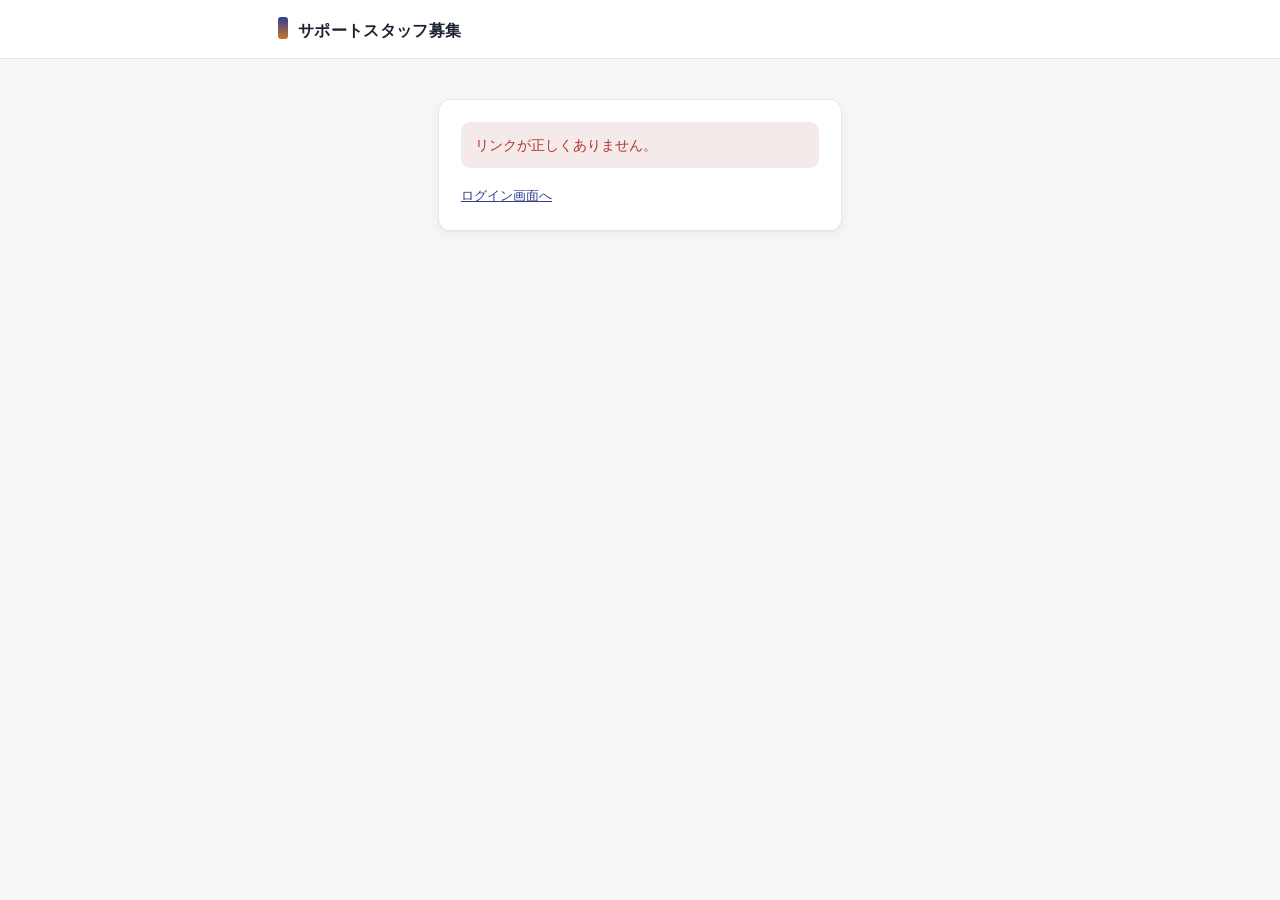
<file: login.html>
<!DOCTYPE html>
<html lang="ja">
<head>
  <meta charset="utf-8">
  <meta name="viewport" content="width=device-width, initial-scale=1">
  <title>ログイン中…</title>
  <link rel="stylesheet" href="styles.css">
</head>
<body>
  <header class="topbar">
    <div class="topbar-inner">
      <div class="brand"><span class="mark"></span><h1>サポートスタッフ募集</h1></div>
    </div>
  </header>
  <main class="wrap-narrow" style="padding-top:40px;">
    <div class="card">
      <div id="status" class="spinner">ログインを確認しています…</div>
    </div>
  </main>

  <script src="config.js"></script>
  <script src="app.js"></script>
  <script>
    (async () => {
      const qs = new URLSearchParams(location.search);
      const email = qs.get('email');
      const token = qs.get('token');
      const status = document.getElementById('status');
      if (!email || !token) {
        status.outerHTML = '<div class="msg msg-err">リンクが正しくありません。</div><a class="linklike" href="index.html">ログイン画面へ</a>';
        return;
      }
      try {
        const r = await api('verifyToken', { email, token });
        if (r.ok) {
          setSession(email, r.session, r.user);
          // 名前未登録なら先にプロフィールへ
          if (!r.user.name) location.href = 'profile.html?first=1';
          else location.href = r.user.isAdmin ? 'admin.html' : 'jobs.html';
        } else {
          const reason = r.error === 'token_expired' ? 'リンクの有効期限が切れています。' : 'リンクが無効です。';
          status.outerHTML = '<div class="msg msg-err">' + reason + '</div><a class="linklike" href="index.html">ログインリンクを再送する</a>';
        }
      } catch (e) {
        status.outerHTML = '<div class="msg msg-err">通信エラーが発生しました。</div><a class="linklike" href="index.html">ログイン画面へ</a>';
      }
    })();
  </script>
</body>
</html>
</file>
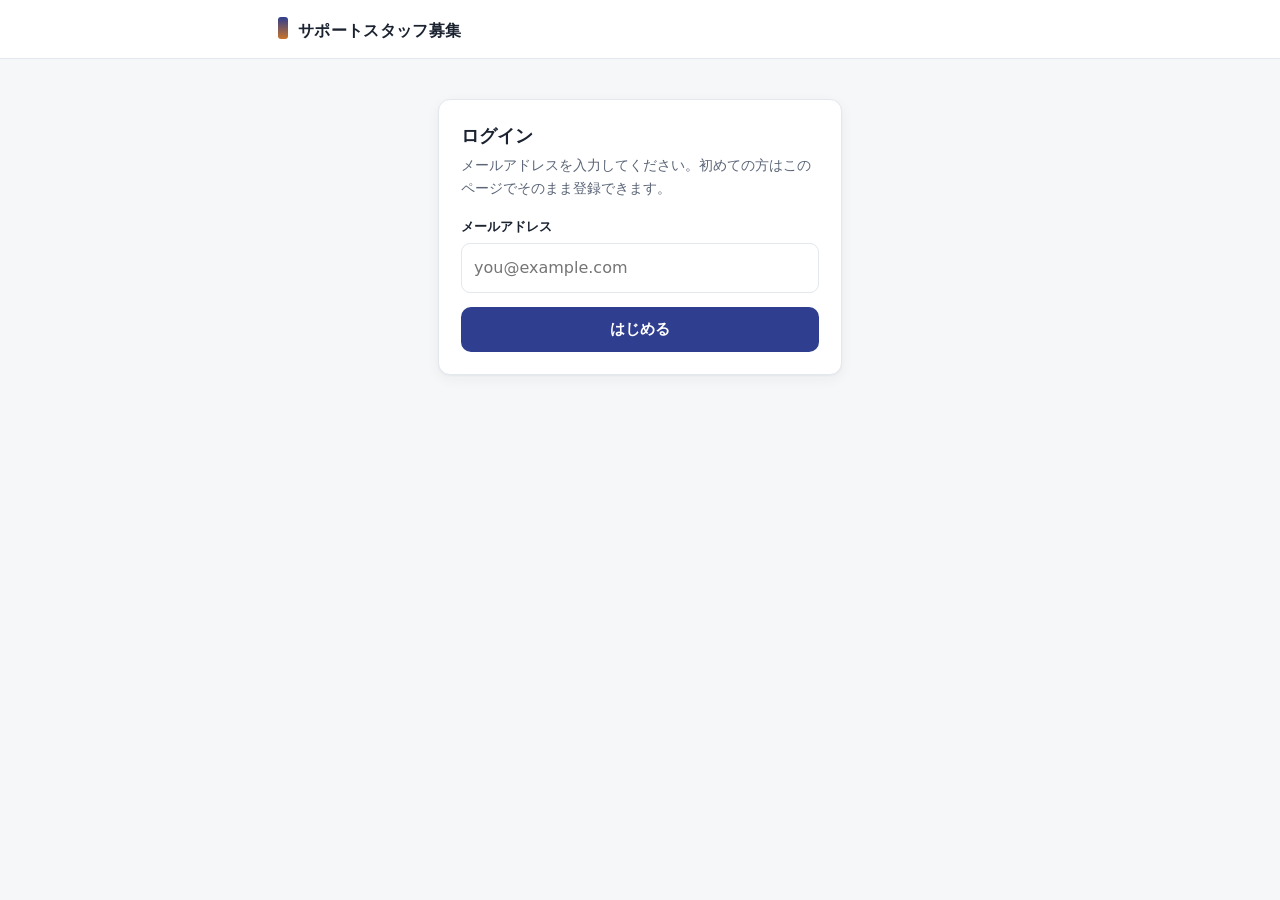
<file: profile.html>
<!DOCTYPE html>
<html lang="ja">
<head>
  <meta charset="utf-8">
  <meta name="viewport" content="width=device-width, initial-scale=1">
  <title>プロフィール</title>
  <link rel="stylesheet" href="styles.css">
</head>
<body>
  <header class="topbar">
    <div class="topbar-inner">
      <div class="brand"><span class="mark"></span><h1>サポートスタッフ募集</h1></div>
      <div class="who"><button class="linklike" onclick="location.href='jobs.html'">募集ページへ戻る</button></div>
    </div>
  </header>

  <main class="wrap-narrow" style="padding-top:30px;">
    <div class="card">
      <h2>プロフィール</h2>
      <p class="lead" id="lead">氏名と住所は領収書に記載されます。正確にご入力ください。</p>
      <div id="msg"></div>
      <label class="field"><span>メールアドレス</span><input id="email" disabled></label>
      <label class="field"><span>氏名</span><input id="name" placeholder="山田 太郎"></label>
      <label class="field"><span>住所</span><textarea id="address" rows="2" placeholder="兵庫県…"></textarea></label>
      <button class="btn-primary btn-block" id="save">保存する</button>
    </div>
  </main>

  <script src="config.js"></script>
  <script src="app.js"></script>
  <script>
    if (!requireLogin()) {}
    const qs = new URLSearchParams(location.search);
    const isFirst = qs.get('first') === '1';
    if (isFirst) document.getElementById('lead').textContent = '初回ログインです。氏名と住所をご登録ください（領収書に記載されます）。';

    document.getElementById('email').value = currentUser().email || '';
    (async () => {
      const r = await api('getProfile');
      if (r.ok) {
        document.getElementById('name').value = r.profile.name || '';
        document.getElementById('address').value = r.profile.address || '';
      }
    })();

    document.getElementById('save').addEventListener('click', async () => {
      const name = document.getElementById('name').value.trim();
      const address = document.getElementById('address').value.trim();
      const msg = document.getElementById('msg');
      if (!name) { msg.innerHTML = '<div class="msg msg-err">氏名を入力してください。</div>'; return; }
      const r = await api('saveProfile', { name, address });
      if (r.ok) {
        const u = currentUser(); u.name = name; u.address = address;
        localStorage.setItem('ss_user', JSON.stringify(u));
        if (isFirst) { location.href = 'jobs.html'; return; }
        msg.innerHTML = '<div class="msg msg-ok">保存しました。</div>';
      } else {
        msg.innerHTML = '<div class="msg msg-err">保存に失敗しました。</div>';
      }
    });
  </script>
</body>
</html>
</file>
<file: styles.css>
/* =========================================================
   サポートスタッフ募集システム — スタイル
   方針: スポーツ連盟の現場ツール。落ち着いた藍(indigo)を基調に、
        確定を示す一点だけ温かみのある橙(amber)。スマホ前提で
        タップ領域を大きく、視認性最優先。
   ========================================================= */
:root {
  --ink:        #1b2230;   /* 文字 */
  --ink-soft:   #5b6577;   /* 補助文字 */
  --line:       #e3e7ee;   /* 罫線 */
  --bg:         #f6f7f9;   /* 背景 */
  --card:       #ffffff;
  --indigo:     #2f3e8f;   /* 主色 */
  --indigo-d:   #243072;
  --indigo-bg:  #eef1fb;
  --amber:      #c9742a;   /* 確定アクセント */
  --amber-bg:   #fbf1e5;
  --green:      #2f7d51;
  --green-bg:   #e8f4ec;
  --gray-bg:    #eef0f3;
  --danger:     #b4322a;
  --radius:     12px;
  --shadow:     0 1px 2px rgba(27,34,48,.04), 0 4px 14px rgba(27,34,48,.05);
  --font: "Hiragino Kaku Gothic ProN", "Hiragino Sans", "Noto Sans JP", "Yu Gothic", Meiryo, system-ui, sans-serif;
}
* { box-sizing: border-box; }
html, body { margin: 0; padding: 0; }
body {
  font-family: var(--font);
  background: var(--bg);
  color: var(--ink);
  line-height: 1.6;
  -webkit-font-smoothing: antialiased;
}
a { color: var(--indigo); }

/* ---- ヘッダー ---- */
.topbar {
  background: var(--card);
  border-bottom: 1px solid var(--line);
}
.topbar-inner {
  max-width: 760px; margin: 0 auto; padding: 14px 18px;
  display: flex; align-items: center; justify-content: space-between; gap: 12px;
}
.brand { display: flex; align-items: baseline; gap: 10px; min-width: 0; }
.brand .mark {
  width: 10px; height: 22px; border-radius: 3px;
  background: linear-gradient(180deg, var(--indigo), var(--amber));
  flex: none; transform: translateY(3px);
}
.brand h1 { font-size: 16px; margin: 0; font-weight: 700; letter-spacing: .02em; white-space: nowrap; }
.brand .sub { font-size: 12px; color: var(--ink-soft); }
.who { font-size: 13px; color: var(--ink-soft); display: flex; align-items: center; gap: 12px; white-space: nowrap; }
.who b { color: var(--ink); font-weight: 600; }
.linklike { background: none; border: none; color: var(--indigo); font: inherit; cursor: pointer; padding: 0; font-size: 13px; }
.linklike:hover { text-decoration: underline; }

/* ---- レイアウト ---- */
.wrap { max-width: 760px; margin: 0 auto; padding: 18px; }
.wrap-narrow { max-width: 440px; margin: 0 auto; padding: 18px; }

/* ---- タブ ---- */
.tabs {
  display: flex; gap: 6px; margin: 4px 0 20px;
  position: sticky; top: 0; z-index: 15;
  background: var(--bg); padding: 8px 0;
}
.tab {
  flex: 1; text-align: center; padding: 12px 8px; border-radius: 12px;
  background: #fff; border: 1px solid var(--line); color: var(--ink-soft);
  font-weight: 700; font-size: 15px; cursor: pointer; text-decoration: none;
  min-height: 44px; font-family: inherit;
  -webkit-tap-highlight-color: transparent;
}
.tab.active { background: var(--indigo); border-color: var(--indigo); color: #fff; }
.tab .tab-badge {
  display: inline-block; min-width: 18px; padding: 0 5px; margin-left: 6px;
  border-radius: 999px; background: var(--amber); color: #fff; font-size: 11px; line-height: 18px;
}

/* ---- 大会ブロック ---- */
.event { margin-bottom: 26px; }
.event-head { display: flex; align-items: baseline; gap: 10px; margin: 0 4px 10px; }
.event-head h2 { font-size: 17px; margin: 0; font-weight: 700; }
.event-head .venue { font-size: 13px; color: var(--ink-soft); }

/* ---- 仕事カード ---- */
.job {
  background: var(--card); border: 1px solid var(--line); border-radius: var(--radius);
  box-shadow: var(--shadow); padding: 14px 16px; margin-bottom: 10px;
  display: flex; align-items: center; gap: 14px;
}
.job-main { flex: 1; min-width: 0; }
.job-date { font-weight: 700; font-size: 15px; }
.job-date .time { font-weight: 500; color: var(--ink-soft); margin-left: 8px; font-size: 14px; }
.job-title { font-size: 15px; margin-top: 2px; }
.job-meta { font-size: 13px; color: var(--ink-soft); margin-top: 4px; display: flex; flex-wrap: wrap; gap: 4px 12px; }
.fee { font-weight: 700; color: var(--ink); }
.chip { font-size: 11px; padding: 1px 7px; border-radius: 999px; background: var(--indigo-bg); color: var(--indigo-d); }
.chip-count { background: var(--amber-bg); color: var(--amber); font-weight: 700; }
.chip-zero { background: var(--gray-bg); color: var(--ink-soft); }

/* ---- 状態ボタン/ラベル ---- */
.action { flex: none; min-width: 96px; text-align: center; }
.btn {
  display: inline-block; width: 100%; padding: 12px 14px; border-radius: 12px;
  font-weight: 700; font-size: 15px; cursor: pointer; border: 1px solid transparent;
  font-family: inherit; min-height: 44px; /* 親指で押しやすい高さ */
  -webkit-tap-highlight-color: transparent; transition: transform .05s;
}
.btn:active { transform: scale(.97); }
.btn-apply { background: var(--indigo); color: #fff; }
.btn-apply:hover { background: var(--indigo-d); }
.btn-ghost { background: #fff; color: var(--indigo); border-color: var(--indigo); }
.btn-receive { background: var(--green); color: #fff; }
.btn-receive:hover { background: #266a43; }
.btn:disabled { opacity: .55; cursor: default; }
.state-label { display: inline-block; width: 100%; padding: 11px 8px; border-radius: 12px; font-weight: 700; font-size: 14px; box-sizing: border-box; }
.state-applied  { background: var(--gray-bg); color: var(--ink-soft); }
.state-assigned { background: var(--amber-bg); color: var(--amber); }
.state-rejected { background: #f4eaea; color: var(--danger); }
.state-received { background: var(--green-bg); color: var(--green); }
.receipt-link { display: inline-block; margin-top: 6px; font-size: 13px; color: var(--indigo); }

/* ---- フォーム ---- */
.card { background: var(--card); border: 1px solid var(--line); border-radius: var(--radius); box-shadow: var(--shadow); padding: 22px; }
.card h2 { margin: 0 0 4px; font-size: 18px; }
.card .lead { color: var(--ink-soft); font-size: 14px; margin: 0 0 18px; }
label.field { display: block; margin-bottom: 14px; }
label.field > span { display: block; font-size: 13px; font-weight: 600; margin-bottom: 5px; color: var(--ink); }
input, select, textarea {
  width: 100%; padding: 11px 12px; border: 1px solid var(--line); border-radius: 9px;
  font: inherit; color: var(--ink); background: #fff;
}
input:focus, select:focus, textarea:focus { outline: 2px solid var(--indigo-bg); border-color: var(--indigo); }
.btn-block { width: 100%; padding: 13px; font-size: 15px; }
.btn-primary { background: var(--indigo); color: #fff; border: none; border-radius: 10px; font-weight: 700; cursor: pointer; }
.btn-primary:hover { background: var(--indigo-d); }
.row { display: flex; gap: 10px; }
.row > * { flex: 1; }

/* ---- 状態表示 ---- */
.note { font-size: 13px; color: var(--ink-soft); }
.empty { text-align: center; color: var(--ink-soft); padding: 50px 20px; font-size: 14px; }
.msg { padding: 12px 14px; border-radius: 9px; font-size: 14px; margin-bottom: 14px; }
.msg-ok { background: var(--green-bg); color: var(--green); }
.msg-err { background: #f4eaea; color: var(--danger); }
.spinner { text-align: center; color: var(--ink-soft); padding: 40px; }

/* ---- 曜日の色分け(土=青/日=赤) ---- */
.dow-sat { color: #2a5db0; }
.dow-sun { color: #b4322a; }

/* ---- 次の予定ハイライト / 終了した仕事 ---- */
.job-next { border: 2px solid var(--indigo); }
.next-chip {
  display: inline-block; font-size: 11px; font-weight: 700; padding: 1px 8px;
  border-radius: 999px; background: var(--indigo); color: #fff; margin-right: 6px;
  vertical-align: 2px;
}
.job-past { opacity: .62; }
.divider {
  display: flex; align-items: center; gap: 10px; color: var(--ink-soft);
  font-size: 12px; font-weight: 600; margin: 22px 4px 10px;
}
.divider::before, .divider::after { content: ""; flex: 1; height: 1px; background: var(--line); }

/* ---- 管理: サマリーとフィルタ ---- */
.summary {
  display: flex; gap: 8px; margin-bottom: 16px; flex-wrap: wrap;
}
.sum-card {
  flex: 1; min-width: 100px; background: var(--card); border: 1px solid var(--line);
  border-radius: var(--radius); padding: 10px 14px; text-align: center;
}
.sum-card .num { font-size: 22px; font-weight: 700; line-height: 1.2; }
.sum-card .lbl { font-size: 11px; color: var(--ink-soft); font-weight: 600; }
.sum-card.warn .num { color: var(--amber); }
.sum-card.info .num { color: var(--indigo); }
.sum-card.done .num { color: var(--green); }
.filter-row { display: flex; gap: 8px; margin-bottom: 14px; }
.filter-chip {
  padding: 9px 16px; border-radius: 999px; border: 1px solid var(--line); background: #fff;
  font-size: 13px; font-weight: 600; color: var(--ink-soft); cursor: pointer; font-family: inherit;
  min-height: 40px; -webkit-tap-highlight-color: transparent;
}
.filter-chip.active { background: var(--indigo); border-color: var(--indigo); color: #fff; }
.applicant.pending { border-left: 4px solid var(--amber); padding-left: 11px; }
.pay-total {
  margin: 0 4px 10px; padding: 8px 14px; border-radius: 10px;
  background: var(--indigo-bg); color: var(--indigo-d); font-size: 14px;
  display: flex; align-items: center; flex-wrap: wrap; gap: 4px 8px;
}
.pay-total b { font-size: 17px; }
.pay-total .pay-sub { color: var(--ink-soft); font-size: 12px; }
.pay-img-btn { margin-left: auto; background: #fff; }

/* ---- 大会カレンダーへの直リンク ---- */
.calendar-link {
  display: flex; align-items: center; gap: 10px; margin: 0 0 18px;
  padding: 13px 16px; border-radius: 12px; text-decoration: none;
  background: #fff; border: 1px solid var(--line); box-shadow: var(--shadow);
  color: var(--indigo-d); font-weight: 700; font-size: 15px;
  -webkit-tap-highlight-color: transparent;
}
.calendar-link:active { transform: scale(.99); }
.calendar-link .cal-icon { font-size: 20px; }
.calendar-link .cal-arrow { margin-left: auto; font-size: 22px; color: var(--ink-soft); }

/* ---- 管理: テーブル/応募リスト ---- */
.section-title { font-size: 15px; font-weight: 700; margin: 26px 4px 10px; display: flex; align-items: center; gap: 8px; }
.applicant {
  display: flex; align-items: center; gap: 12px; padding: 10px 14px;
  border: 1px solid var(--line); border-radius: 10px; background: #fff; margin-bottom: 8px;
}
.applicant .name { font-weight: 600; }
.applicant .addr { font-size: 12px; color: var(--ink-soft); }
.applicant .acts { margin-left: auto; display: flex; gap: 6px; }
.mini { padding: 7px 12px; font-size: 13px; border-radius: 8px; font-weight: 600; cursor: pointer; border: 1px solid var(--line); background: #fff; font-family: inherit; }
.mini-approve { background: var(--amber); color: #fff; border-color: var(--amber); }
.mini-reject { color: var(--danger); border-color: #e6cfcf; }
.mini-pdf { color: var(--indigo); border-color: var(--indigo); }
.badge { font-size: 11px; padding: 2px 8px; border-radius: 999px; font-weight: 700; }
.badge-assigned { background: var(--amber-bg); color: var(--amber); }
.badge-applied { background: var(--gray-bg); color: var(--ink-soft); }
.badge-paid { background: var(--indigo-bg); color: var(--indigo-d); }
.badge-received { background: var(--green-bg); color: var(--green); }

/* ---- モーダル ---- */
.modal-bg { position: fixed; inset: 0; background: rgba(27,34,48,.45); display: none; align-items: center; justify-content: center; z-index: 50; padding: 16px; }
.modal-bg.show { display: flex; }
.modal { background: #fff; border-radius: 14px; width: 100%; max-width: 460px; padding: 22px; max-height: 90vh; overflow: auto; }
.modal h3 { margin: 0 0 16px; font-size: 17px; }

@media (max-width: 560px) {
  .job { flex-direction: column; align-items: stretch; gap: 10px; }
  .action { min-width: 0; }
  .brand .sub { display: none; }
  .topbar-inner { flex-wrap: wrap; padding: 11px 14px; gap: 6px 12px; }
  .brand h1 { font-size: 15px; }
  .who { font-size: 12px; gap: 10px; width: 100%; justify-content: flex-end; }
  /* 会場でのスマホ操作を想定: 管理ボタンを大きく、応募者行は縦積みに */
  .mini { padding: 11px 16px; font-size: 14px; min-height: 44px; }
  .applicant { flex-direction: column; align-items: stretch; gap: 8px; }
  .applicant .acts { margin-left: 0; }
  .applicant .acts .mini { flex: 1; }
}
</file>
